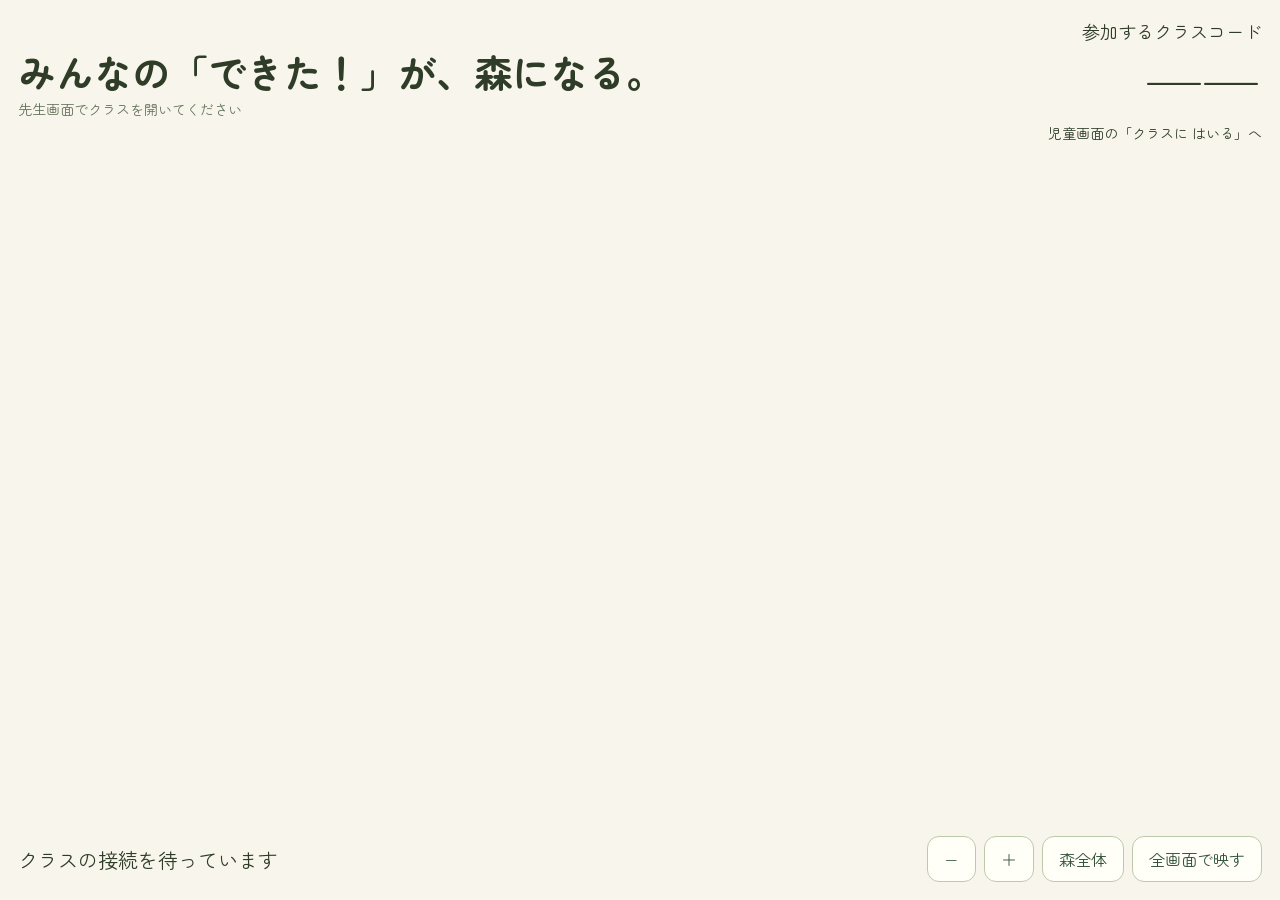
<file: class-forest.html>
<!doctype html><html lang="ja"><meta charset="utf-8"><meta name="viewport" content="width=device-width,initial-scale=1"><title>みんなの森 — 教室提示</title>
<link rel="stylesheet" href="style.css"><link rel="stylesheet" href="child-ui.css">
<style>body{margin:0;background:#f8f6ec}#presentation{height:100dvh;display:flex;flex-direction:column;gap:12px;padding:18px;background:#f8f6ec}header{display:flex;align-items:center;justify-content:space-between;gap:16px}h1{font-size:clamp(22px,3vw,40px);margin:0}.join{font-size:18px;text-align:right}.join strong{display:block;font-size:clamp(26px,4vw,54px);letter-spacing:.1em}.forest-viewport{position:relative;flex:1;min-height:200px;overflow:hidden;touch-action:none}.tools{display:flex;gap:8px;flex-wrap:wrap;align-items:center}button{padding:10px 16px;border:1px solid #bdcaaa;border-radius:12px;background:#fffef7;font:inherit;color:#34543a;cursor:pointer}#progressLabel{font-size:20px;flex:1}#status{font-size:14px;color:#65745b}.garden-flower{width:180px;height:180px}#presentation:fullscreen{width:100vw;height:100vh}.join small{font-size:14px}</style>
<main id="presentation"><header><div><h1>みんなの「できた！」が、森になる。</h1><div id="status" role="status">先生画面でクラスを開いてください</div></div><div class="join">参加するクラスコード<strong id="classCode">——</strong><small>児童画面の「クラスに はいる」へ</small></div></header><div id="forestViewport" class="forest-viewport"><div id="forestWorld" class="forest-world"><div id="layerTerrain" class="forest-layer forest-layer--terrain"></div><div id="layerAssets" class="forest-layer forest-layer--assets"></div><div id="layerAnimals" class="forest-layer forest-layer--animals"></div></div></div><div class="tools"><span id="progressLabel">クラスの接続を待っています</span><button id="zoomOut" aria-label="縮小">−</button><button id="zoomIn" aria-label="拡大">＋</button><button id="fit">森全体</button><button id="fullscreen">全画面で映す</button></div></main><script type="module" src="js/class-forest.js"></script></html>
</file>
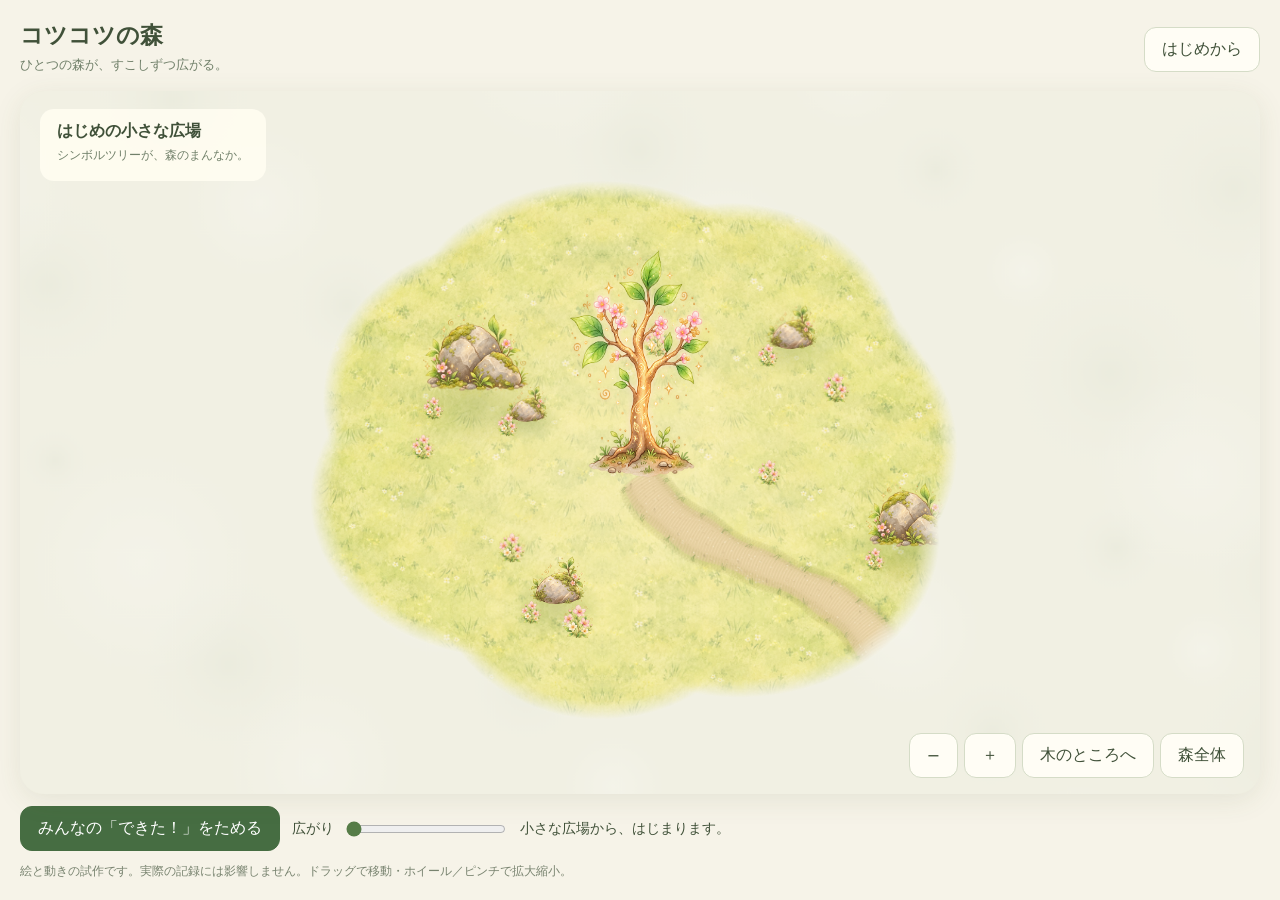
<file: forest-expansion-preview.html>
<!doctype html>
<html lang="ja">
<meta charset="utf-8">
<meta name="viewport" content="width=device-width,initial-scale=1">
<title>コツコツの森 — 広がる森の試作</title>
<style>
*{box-sizing:border-box}body{margin:0;background:#f6f3e8;color:#405139;font-family:system-ui,sans-serif}main{height:100dvh;display:flex;flex-direction:column;padding:20px;gap:12px;max-width:1600px;margin:auto}header{display:flex;align-items:center;justify-content:space-between;gap:16px}h1{font-size:23px;margin:0}p{margin:5px 0;font-size:13px;color:#71806a}button{font:inherit;color:inherit;background:#fffdf5;border:1px solid #d5dcc7;border-radius:12px;padding:11px 17px;cursor:pointer}button:focus-visible,input:focus-visible{outline:3px solid #527b43;outline-offset:3px}button.primary{background:#466d42;color:white;border-color:#466d42}button:disabled{opacity:.45;cursor:default}.view{position:relative;flex:1;min-height:220px;border-radius:24px;overflow:hidden;background:#f0f0df;box-shadow:0 6px 28px #4b66351a}canvas{width:100%;height:100%;display:block;touch-action:none;cursor:grab}canvas:active{cursor:grabbing}.caption{position:absolute;left:20px;top:18px;background:#fffdf1e8;padding:12px 17px;border-radius:14px;pointer-events:none}.caption strong{font-size:16px}.caption p{font-size:12px}.zoom{position:absolute;right:16px;bottom:16px;display:flex;gap:6px}.controls{display:flex;gap:12px;align-items:center;flex-wrap:wrap}.controls label{display:flex;gap:10px;align-items:center;font-size:14px}input{accent-color:#567c47;width:160px}#status{font-size:14px;flex:1;min-width:200px}small{font-size:12px;color:#78836f}@media(max-width:600px){main{padding:10px}header{align-items:start}h1{font-size:18px}.controls{gap:8px}.caption{left:12px;top:12px}.controls button{padding:10px}small{display:none}}
</style>
<main>
<header><div><h1>コツコツの森</h1><p>ひとつの森が、すこしずつ広がる。</p></div><button id="reset">はじめから</button></header>
<div class="view"><canvas id="forest" aria-label="ドラッグで移動、ピンチまたはホイールで拡大縮小できる森。下のボタンで成長を試せます。"></canvas><div class="caption"><strong id="stage">はじめの小さな広場</strong><p>シンボルツリーが、森のまんなか。</p></div><div class="zoom"><button id="out" aria-label="縮小">−</button><button id="in" aria-label="拡大">＋</button><button id="home">木のところへ</button><button id="fit">森全体</button></div></div>
<div class="controls"><button id="grow" class="primary">みんなの「できた！」をためる</button><label>広がり <input id="progress" type="range" min="0" max="100" value="0" aria-label="森の広がりを試す"></label><span id="status" role="status">小さな広場から、はじまります。</span></div>
<small>絵と動きの試作です。実際の記録には影響しません。ドラッグで移動・ホイール／ピンチで拡大縮小。</small>
</main>
<script type="module" src="js/forest-expansion-preview.js"></script>
</html>
</file>
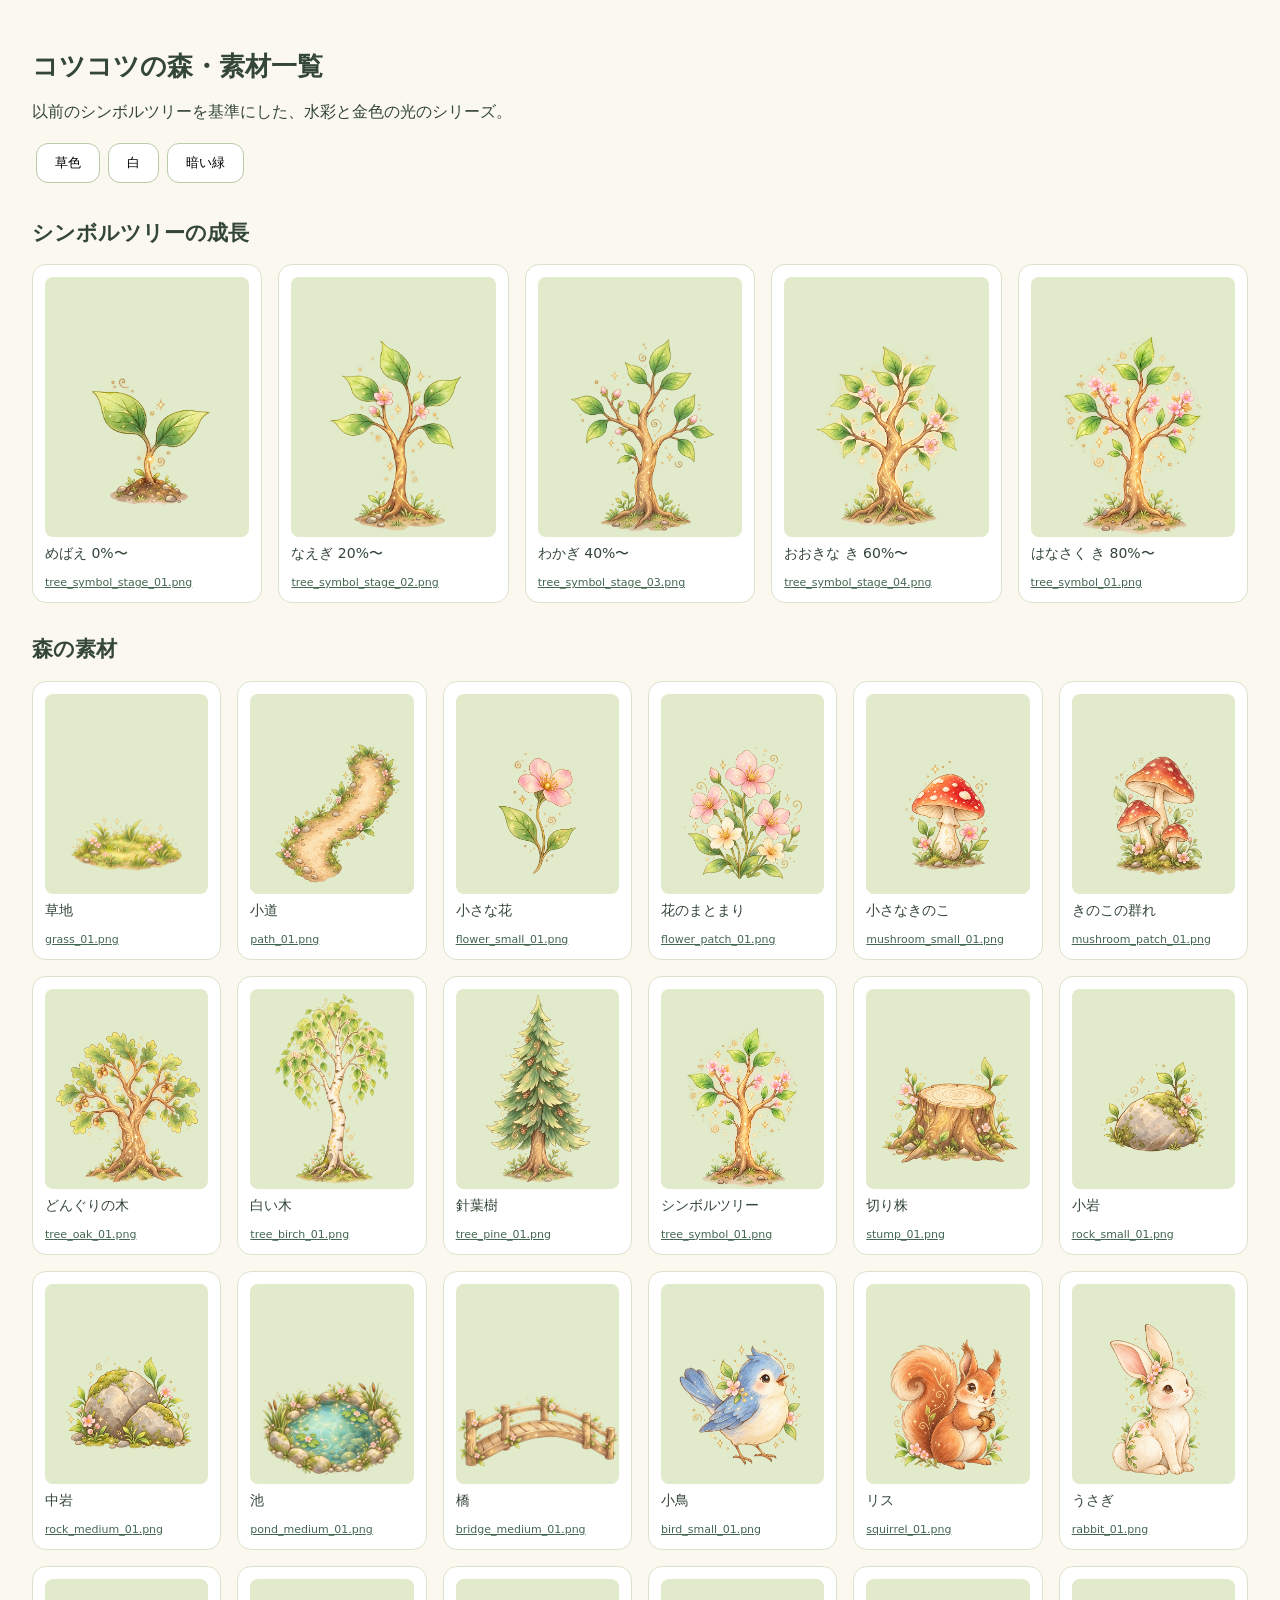
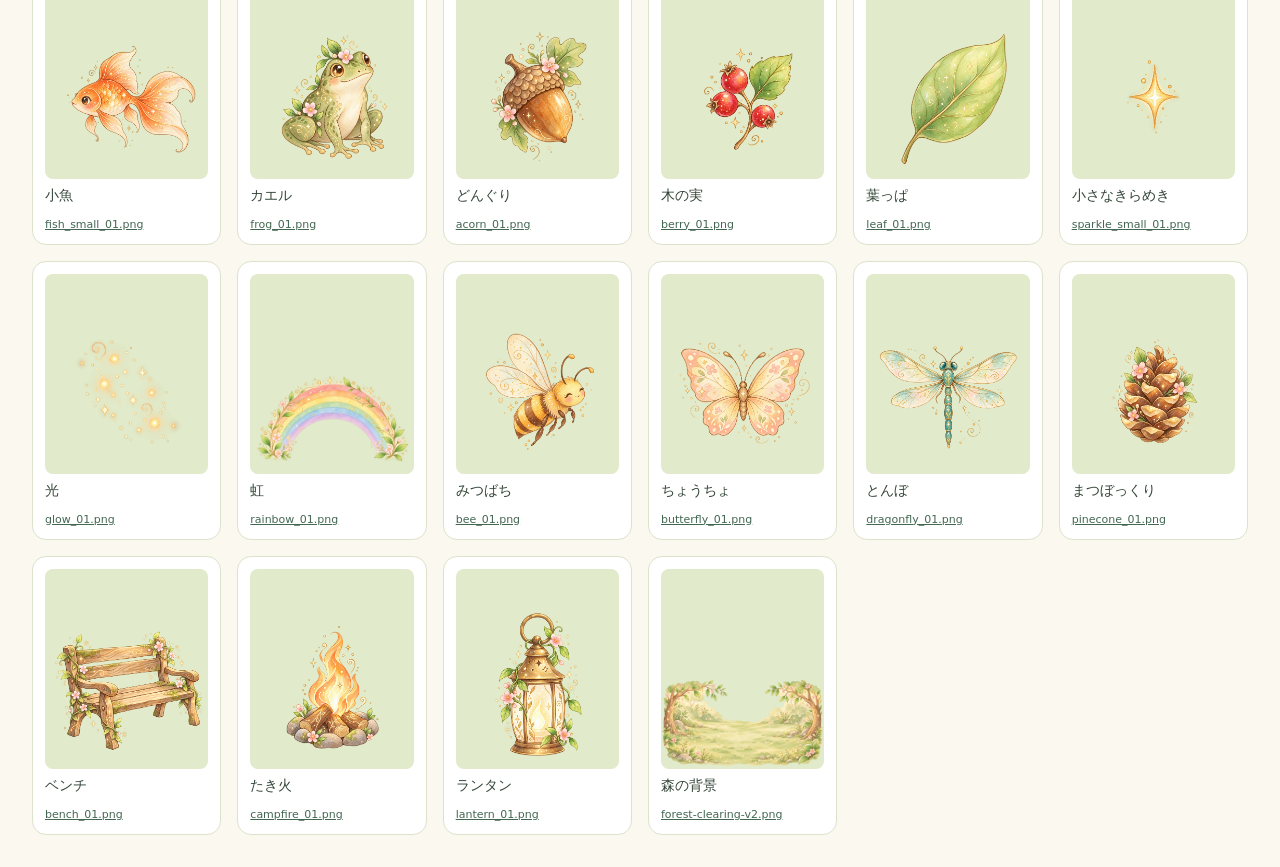
<file: docs/assets-preview.html>
<!doctype html>
<html lang="ja"><meta charset="utf-8"><meta name="viewport" content="width=device-width, initial-scale=1"><title>コツコツの森・素材一覧</title>
<style>body{margin:0;padding:32px;font:16px system-ui;color:#344638;background:#faf8ef}h1{font-size:26px}button{padding:10px 18px;margin:4px;border:1px solid #bbcaab;border-radius:12px;background:#fff;cursor:pointer}.grid{display:grid;grid-template-columns:repeat(auto-fit,minmax(170px,1fr));gap:16px}.card{padding:12px;border:1px solid #dce2cb;border-radius:14px;background:#fff}.picture{height:200px;display:flex;align-items:end;justify-content:center;background:var(--preview-bg,#e1eaca);border-radius:8px}.picture img{max-width:100%;max-height:100%;object-fit:contain}.stages .picture{height:260px}.card p{margin:8px 0;font-size:14px}.card a{font-size:11px;color:#436751;overflow-wrap:anywhere}h2{margin-top:32px;font-size:21px}</style>
<h1>コツコツの森・素材一覧</h1><p>以前のシンボルツリーを基準にした、水彩と金色の光のシリーズ。</p>
<div aria-label="確認用背景"><button data-bg="#e1eaca">草色</button><button data-bg="#fff">白</button><button data-bg="#26382f">暗い緑</button></div>
<h2>シンボルツリーの成長</h2><div id="stages" class="grid stages"></div>
<h2>森の素材</h2><div id="assets" class="grid"></div>
<script type="module">
import { TREE_GROWTH_STAGES } from '../js/tree-growth.js';
const card=(name,file,extra='')=>`<article class="card"><div class="picture"><img src="../assets/${file}" alt="${name}"></div><p>${name} ${extra}</p><a href="../assets/${file}" download>${file}</a></article>`;
document.querySelector('#stages').innerHTML=TREE_GROWTH_STAGES.map(s=>card(s.name,s.image,`${s.min}%〜`)).join('');
const data=await fetch('../data/assets.json').then(r=>r.json());
document.querySelector('#assets').innerHTML=data.assets.map(a=>card(a.name,a.image)).join('')+[['ベンチ','bench_01.png'],['たき火','campfire_01.png'],['ランタン','lantern_01.png'],['森の背景','forest-clearing-v2.png']].map(([n,f])=>card(n,f)).join('');
document.querySelectorAll('[data-bg]').forEach(b=>b.onclick=()=>document.body.style.setProperty('--preview-bg',b.dataset.bg));
</script></html>
</file>
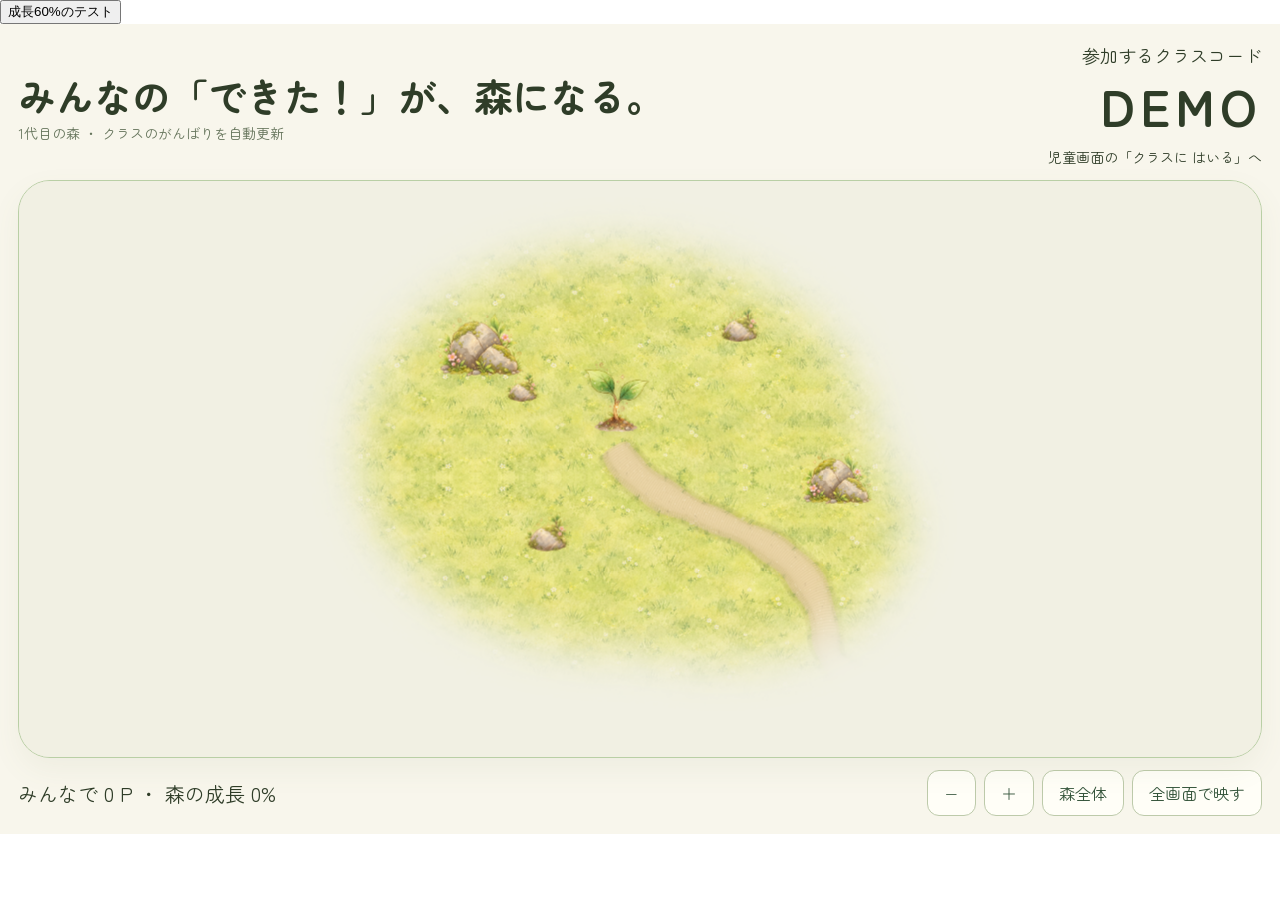
<file: tests/class-forest-preview.html>
<!doctype html><meta charset="utf-8"><title>提示画面のテスト用データ</title><style>body{margin:0}iframe{width:100%;height:90vh;border:0}</style><button id="grow">成長60%のテスト</button><iframe src="../class-forest.html" allow="fullscreen"></iframe><script>
const frame=document.querySelector('iframe');let points=0;
function send(){frame.contentWindow.postMessage({type:'class-forest',classCode:'DEMO',classData:{classInfo:{clearPoint:1000},forestState:{classPoints:points,forestGeneration:1}},placed:[]},location.origin);}
window.addEventListener('message',e=>{if(e.origin===location.origin&&e.source===frame.contentWindow&&e.data?.type==='class-forest-ready')send();});document.querySelector('button').onclick=()=>{points=600;send();};
</script>
</file>
<file: style.css>
@import url('https://fonts.googleapis.com/css2?family=Kiwi+Maru:wght@400;500&family=Zen+Maru+Gothic:wght@400;500;700;900&display=swap');

:root {
  --bg: #f5f8eb;
  --bg-deep: #e4eed2;
  --panel: rgba(255, 255, 255, 0.88);
  --panel-border: rgba(94, 130, 68, 0.22);
  --text: #2f3d28;
  --muted: #627555;
  --accent: #52965d;
  --accent-hover: #43834e;
  --accent-2: #8bc292;
  --accent-sun: #f0a33a;
  --accent-sky: #6cb2d1;
  --accent-berry: #e86370;
  --danger: #cf5858;
  --shadow-sm: 0 4px 10px rgba(50, 70, 36, 0.08);
  --shadow: 0 8px 24px rgba(45, 68, 30, 0.12);
  --shadow-lg: 0 14px 36px rgba(40, 65, 25, 0.16);
  --radius-sm: 10px;
  --radius: 16px;
  --radius-lg: 24px;
  --cell: 112px;
  --font-display: "Kiwi Maru", serif;
  --font-body: "Zen Maru Gothic", "Hiragino Maru Gothic ProN", sans-serif;
}

* { box-sizing: border-box; margin: 0; padding: 0; }
html, body { height: 100%; }
body {
  font-family: var(--font-body);
  color: var(--text);
  background: radial-gradient(circle at 50% 0%, #ffffff 0%, var(--bg) 50%, var(--bg-deep) 100%);
  user-select: none;
  overflow: hidden;
}

button, input, select, textarea {
  font-family: inherit;
}

.app-shell {
  height: 100vh;
  display: grid;
  grid-template-rows: auto 1fr;
  overflow: hidden;
}

/* ふりがな */
ruby rt {
  display: none;
  font-size: 0.55em;
  font-weight: 500;
  color: var(--muted);
}
#app.furigana-on ruby rt {
  display: ruby-text;
}

/* ヘッダー */
.topbar {
  display: flex;
  gap: 16px;
  align-items: center;
  justify-content: space-between;
  padding: 10px 18px;
  background: rgba(255, 255, 255, 0.85);
  backdrop-filter: blur(12px);
  border-bottom: 2px solid var(--panel-border);
  box-shadow: var(--shadow-sm);
  z-index: 20;
}

.brand {
  display: flex;
  align-items: center;
  gap: 10px;
}
.brand__icon {
  font-size: 26px;
  line-height: 1;
}
.brand__title {
  font-family: var(--font-display);
  font-size: 22px;
  font-weight: 500;
  color: #244229;
  letter-spacing: 0.03em;
  line-height: 1.1;
}
.brand__sub {
  font-size: 11px;
  color: var(--muted);
  font-weight: 500;
}

.topbar__stats {
  display: flex;
  align-items: center;
  gap: 14px;
}

.topbar__progress {
  display: flex;
  align-items: center;
  gap: 8px;
  background: rgba(255, 255, 255, 0.95);
  padding: 4px 12px;
  border-radius: 999px;
  border: 1.5px solid var(--panel-border);
  box-shadow: 0 2px 6px rgba(0,0,0,0.04);
}
.topbar__progress-label {
  font-size: 12px;
  color: var(--muted);
}
.topbar__progress-track {
  display: inline-block;
  width: 100px;
  height: 10px;
  background: #e3ebd2;
  border-radius: 999px;
  overflow: hidden;
}
.topbar__progress-fill {
  display: block;
  height: 100%;
  width: 0%;
  background: linear-gradient(90deg, #81c95b, #43a047);
  border-radius: 999px;
  transition: width 0.4s ease-out;
}

.stat-pill {
  background: rgba(255, 255, 255, 0.95);
  padding: 5px 12px;
  border-radius: 999px;
  border: 1.5px solid var(--panel-border);
  font-size: 13px;
  font-weight: 700;
  box-shadow: 0 2px 6px rgba(0,0,0,0.04);
}
.stat-pill strong {
  color: #2e592f;
  font-size: 15px;
}

.topbar__actions {
  display: flex;
  gap: 8px;
  align-items: center;
}

/* ボタン基本スタイル */
.btn {
  display: inline-flex;
  align-items: center;
  justify-content: center;
  padding: 8px 16px;
  border-radius: var(--radius-sm);
  font-size: 13px;
  font-weight: 700;
  cursor: pointer;
  border: 1.5px solid transparent;
  transition: all 0.15s ease;
  box-shadow: 0 2px 5px rgba(0,0,0,0.06);
}
.btn:active {
  transform: translateY(1px) scale(0.98);
}
.btn--accent {
  background: linear-gradient(180deg, #63aa6e 0%, #468c51 100%);
  color: #ffffff;
  border-color: #387842;
  text-shadow: 0 1px 2px rgba(0,0,0,0.15);
}
.btn--accent:hover {
  background: linear-gradient(180deg, #71b87c 0%, #4f9a5b 100%);
}
.btn--ghost {
  background: rgba(255, 255, 255, 0.85);
  color: var(--text);
  border-color: var(--panel-border);
}
.btn--ghost:hover {
  background: #ffffff;
  border-color: var(--accent);
}
.btn--small {
  padding: 5px 10px;
  font-size: 12px;
}

.link-quiet {
  font-size: 12px;
  color: var(--muted);
  text-decoration: none;
  padding: 4px 8px;
  border-radius: var(--radius-sm);
  transition: color 0.15s;
}
.link-quiet:hover {
  color: var(--text);
  background: rgba(255,255,255,0.6);
}

/* メインレイアウト（左サイドバー + 広々とした森ステージ） */
.main-layout {
  display: grid;
  grid-template-columns: 310px minmax(0, 1fr);
  gap: 12px;
  padding: 12px;
  min-height: 0;
}

.sidebar {
  display: flex;
  flex-direction: column;
  gap: 12px;
  overflow-y: auto;
  min-height: 0;
}

/* パネル（絵本風カード） */
.panel {
  background: var(--panel);
  border: 2px solid var(--panel-border);
  border-radius: var(--radius);
  padding: 14px;
  box-shadow: var(--shadow);
  backdrop-filter: blur(8px);
}
.panel-header h2 {
  font-family: var(--font-display);
  font-size: 16px;
  font-weight: 500;
  color: #27422b;
  margin-bottom: 10px;
  display: flex;
  align-items: center;
  gap: 6px;
}

/* かんたん目標スタンプ */
.goal-presets {
  margin-bottom: 10px;
  background: rgba(240, 248, 230, 0.7);
  padding: 8px 10px;
  border-radius: var(--radius-sm);
  border: 1px dashed var(--panel-border);
}
.goal-presets__title {
  font-size: 11px;
  font-weight: 700;
  color: var(--muted);
  display: block;
  margin-bottom: 6px;
}
.goal-presets__list {
  display: flex;
  flex-wrap: wrap;
  gap: 6px;
}
.goal-preset-btn {
  background: #ffffff;
  border: 1.5px solid var(--panel-border);
  border-radius: 999px;
  padding: 4px 10px;
  font-size: 12px;
  font-weight: 700;
  color: #2e4d29;
  cursor: pointer;
  transition: all 0.15s ease;
  box-shadow: 0 1px 3px rgba(0,0,0,0.05);
}
.goal-preset-btn:hover {
  background: #eaf4dc;
  border-color: var(--accent);
  transform: translateY(-1px);
}

/* ----------------------------------------------------
   今日のがんばりヒーロー & 目標カード & ドット
   ---------------------------------------------------- */
.goal-today-hero {
  display: flex;
  align-items: center;
  gap: 12px;
  background: linear-gradient(135deg, #f3fbeb 0%, #e5f6d6 100%);
  border: 2px solid #b7e39a;
  border-radius: var(--radius-md, 14px);
  padding: 10px 14px;
  margin-bottom: 12px;
  box-shadow: 0 2px 8px rgba(70, 130, 40, 0.08);
}
.goal-today-hero--all-done {
  background: linear-gradient(135deg, #fff9e6 0%, #fef0c7 100%);
  border-color: #fcd34d;
  box-shadow: 0 4px 12px rgba(245, 158, 11, 0.18);
  animation: heroPulse 2.5s infinite ease-in-out;
}
@keyframes heroPulse {
  0%, 100% { transform: scale(1); }
  50% { transform: scale(1.02); }
}
.goal-today-hero__ring {
  width: 44px;
  height: 44px;
  border-radius: 50%;
  background: conic-gradient(#56b847 calc(var(--pct, 0%) * 1%), #d0ebd0 0);
  display: flex;
  align-items: center;
  justify-content: center;
  flex-shrink: 0;
  box-shadow: 0 2px 5px rgba(0,0,0,0.1);
  position: relative;
}
.goal-today-hero__ring::before {
  content: '';
  position: absolute;
  inset: 4px;
  background: #ffffff;
  border-radius: 50%;
}
.goal-today-hero__pct {
  position: relative;
  font-size: 13px;
  font-weight: 900;
  color: #275624;
}
.goal-today-hero__text {
  flex: 1;
  min-width: 0;
}
.goal-today-hero__label {
  font-size: 11px;
  font-weight: 700;
  color: #4f7842;
  line-height: 1.2;
}
.goal-today-hero__sub {
  font-size: 13px;
  font-weight: 800;
  color: #1e3a1b;
}
.goal-today-hero__sub strong {
  font-size: 16px;
  color: #e65100;
}
.goal-today-hero__sub--done {
  color: #d97706;
  font-size: 14px;
}
.goal-today-hero__sub--last strong {
  color: #e11d48;
}
.goal-today-hero__pending {
  display: inline-block;
  font-size: 11px;
  font-weight: 700;
  color: #92400e;
  background: #fef3c7;
  padding: 1px 6px;
  border-radius: 999px;
  margin-left: 6px;
}

/* 目標カード */
.goal-card {
  background: #ffffff;
  border: 1.5px solid #d2e4c8;
  border-radius: var(--radius-md, 12px);
  padding: 10px 12px;
  margin-bottom: 10px;
  box-shadow: 0 2px 6px rgba(0, 0, 0, 0.04);
  transition: transform 0.2s cubic-bezier(0.34, 1.56, 0.64, 1), box-shadow 0.2s ease, border-color 0.2s ease;
  display: flex;
  flex-direction: column;
  gap: 8px;
}
.goal-card:hover {
  border-color: #8ac97a;
  transform: translateY(-1px);
  box-shadow: 0 4px 10px rgba(0, 0, 0, 0.07);
}
.goal-card--full {
  background: linear-gradient(180deg, #fafff7 0%, #f1faea 100%);
  border-color: #a3e08f;
}
.goal-card--celebrate {
  animation: cardCelebrate 0.5s cubic-bezier(0.34, 1.56, 0.64, 1);
}
@keyframes cardCelebrate {
  0% { transform: scale(1); }
  40% { transform: scale(1.05) translateY(-3px); }
  100% { transform: scale(1); }
}

.goal-card__header {
  display: flex;
  align-items: center;
  justify-content: space-between;
  gap: 8px;
}
.goal-card__title {
  font-size: 14px;
  font-weight: 800;
  color: #243d20;
  line-height: 1.3;
  flex: 1;
}
.goal-card__remove-btn {
  font-size: 11px;
  padding: 2px 8px;
  color: #889982;
  border-color: transparent;
}
.goal-card__remove-btn:hover {
  color: #e11d48;
  background: #ffe4e6;
  border-color: #fecdd3;
}

.goal-card__body {
  display: flex;
  align-items: center;
  justify-content: space-between;
  gap: 8px;
}
.goal-card__meta {
  font-size: 12px;
  font-weight: 700;
  color: #5c7554;
}

/* 目標ドット（○●） */
.goal-dots {
  display: inline-flex;
  align-items: center;
  gap: 6px;
}
.goal-dot {
  width: 22px;
  height: 22px;
  border-radius: 50%;
  display: inline-flex;
  align-items: center;
  justify-content: center;
  font-size: 11px;
  font-weight: 900;
  transition: all 0.25s cubic-bezier(0.34, 1.56, 0.64, 1);
  box-sizing: border-box;
}
.goal-dot--empty {
  background: #f4f8f1;
  border: 2px dashed #b5cfab;
  color: transparent;
}
.goal-dot--pending {
  background: #fef3c7;
  border: 2px solid #f59e0b;
  color: #92400e;
  font-size: 10px;
  animation: pendingPulse 1.5s infinite ease-in-out;
}
@keyframes pendingPulse {
  0%, 100% { transform: scale(1); opacity: 0.8; }
  50% { transform: scale(1.1); opacity: 1; }
}
.goal-dot--done {
  background: linear-gradient(135deg, #4ade80 0%, #16a34a 100%);
  border: 2px solid #15803d;
  color: #ffffff;
  box-shadow: 0 2px 4px rgba(22, 163, 74, 0.35);
  animation: dotPop 0.4s cubic-bezier(0.34, 1.56, 0.64, 1) forwards;
}
@keyframes dotPop {
  0% { transform: scale(0.4); opacity: 0; }
  70% { transform: scale(1.25); }
  100% { transform: scale(1); opacity: 1; }
}

/* ボタン */
.btn--goal-action {
  width: 100%;
  font-size: 14px;
  font-weight: 800;
  padding: 8px 16px;
  border-radius: var(--radius-sm, 8px);
  background: linear-gradient(180deg, #48bb78 0%, #2f855a 100%);
  color: #ffffff;
  border: none;
  box-shadow: 0 3px 0 #22543d, 0 4px 8px rgba(0,0,0,0.15);
  cursor: pointer;
  display: flex;
  align-items: center;
  justify-content: center;
  gap: 6px;
  transition: all 0.1s ease;
}
.btn--goal-action:hover:not(:disabled) {
  background: linear-gradient(180deg, #56cf88 0%, #38a169 100%);
  transform: translateY(-1px);
  box-shadow: 0 4px 0 #22543d, 0 6px 12px rgba(0,0,0,0.18);
}
.btn--goal-action:active:not(:disabled) {
  transform: translateY(2px);
  box-shadow: 0 1px 0 #22543d, 0 2px 4px rgba(0,0,0,0.12);
}
.btn--goal-action:disabled {
  cursor: default;
  transform: none;
}
.btn--goal-action.btn--done {
  background: linear-gradient(180deg, #edf7ed 0%, #dcf0dc 100%);
  color: #276727;
  border: 1.5px solid #a3d9a3;
  box-shadow: none;
  font-weight: 700;
}
.btn--goal-action.btn--pending {
  background: #fef3c7;
  color: #92400e;
  border: 1.5px solid #fcd34d;
  box-shadow: none;
  font-weight: 700;
}

/* ビューポート（森画面） */
.center-stage {
  position: relative;
  display: flex;
  flex-direction: column;
  min-height: 0;
}
.forest-viewport {
  position: relative;
  width: 100%;
  height: 100%;
  background: #bcdba0;
  border-radius: var(--radius-lg);
  border: 3px solid rgba(80, 115, 55, 0.25);
  box-shadow: inset 0 4px 20px rgba(0, 0, 0, 0.08), var(--shadow);
  overflow: hidden;
  cursor: grab;
}
.forest-viewport:active {
  cursor: grabbing;
}

.forest-world {
  position: absolute;
  top: 0;
  left: 0;
  transform-origin: 0 0;
  /* will-change は render.js が zoom に応じて動的に設定する。
     常時 GPU レイヤー化するとワールド全体(11200×8960)のテクスチャが
     必要になり、低ズーム時にGPU上限を超えて描画が壊れるため。 */
}
.forest-layer {
  position: absolute;
  top: 0;
  left: 0;
  width: 100%;
  height: 100%;
  pointer-events: none;
  contain: layout style paint;
}
.forest-layer--terrain { z-index: 1; }
.forest-layer--assets { z-index: 2; pointer-events: auto; }
.forest-layer--animals { z-index: 3; pointer-events: auto; }

/* 森のノードスプライト */
.forest-node {
  position: absolute;
  background-size: contain;
  background-position: center bottom;
  background-repeat: no-repeat;
  transition: transform 0.2s ease-out;
}
.forest-node:hover {
  filter: drop-shadow(0 4px 8px rgba(0,0,0,0.25));
}
.forest-node--animal {
  animation: animalBreathe 3s ease-in-out infinite;
}
@keyframes animalBreathe {
  0%, 100% { transform: scale(1); }
  50% { transform: scale(1.04) translateY(-2px); }
}

/* 配置中バナー（画面上部中央） */
.placing-banner {
  position: absolute;
  top: 14px;
  left: 50%;
  transform: translateX(-50%);
  background: rgba(255, 255, 255, 0.96);
  border: 2px solid #5aa864;
  border-radius: 999px;
  padding: 6px 16px;
  display: flex;
  align-items: center;
  gap: 12px;
  box-shadow: 0 4px 14px rgba(0,0,0,0.15);
  z-index: 40;
  animation: floatDown 0.3s cubic-bezier(0.175, 0.885, 0.32, 1.275);
}
.placing-banner__info {
  display: flex;
  align-items: center;
  gap: 8px;
  font-size: 13px;
  color: #244229;
}
.placing-banner__icon {
  font-size: 18px;
}
.placing-banner__text strong {
  color: #2e7d32;
}

/* フローティング 🎒 たね・もちもの ボタン (FAB) */
.item-drawer-fab {
  position: absolute;
  right: 18px;
  bottom: 18px;
  z-index: 30;
  display: flex;
  align-items: center;
  gap: 8px;
  background: linear-gradient(135deg, #fffae8 0%, #ffeaa7 100%);
  border: 2.5px solid #d4a342;
  color: #5c3c0d;
  padding: 10px 18px;
  border-radius: 999px;
  font-weight: 800;
  font-size: 14px;
  box-shadow: 0 6px 18px rgba(92, 60, 13, 0.22);
  cursor: pointer;
  transition: all 0.2s cubic-bezier(0.34, 1.56, 0.64, 1);
}
.item-drawer-fab:hover {
  transform: translateY(-3px) scale(1.04);
  box-shadow: 0 8px 22px rgba(92, 60, 13, 0.3);
  border-color: #ba831d;
  background: linear-gradient(135deg, #ffffff 0%, #ffefa8 100%);
}
.item-drawer-fab:active {
  transform: translateY(0) scale(0.96);
}
.item-drawer-fab__icon {
  font-size: 22px;
  line-height: 1;
}
.item-drawer-fab__badge {
  background: #e74c3c;
  color: #ffffff;
  font-size: 11px;
  padding: 2px 7px;
  border-radius: 999px;
  font-weight: 800;
}

/* たね・もちもの ドロワー（右スライドイン） */
.item-drawer-host {
  position: fixed;
  inset: 0;
  z-index: 100;
  display: flex;
  justify-content: flex-end;
}
.item-drawer-backdrop {
  position: absolute;
  inset: 0;
  background: rgba(20, 35, 20, 0.35);
  backdrop-filter: blur(2px);
  animation: fadeIn 0.2s ease-out;
}
@keyframes fadeIn {
  from { opacity: 0; }
  to { opacity: 1; }
}

.item-drawer {
  position: relative;
  width: 360px;
  max-width: 92vw;
  height: 100%;
  background: #fdfbf7;
  border-left: 3px solid var(--panel-border);
  box-shadow: -8px 0 28px rgba(0, 0, 0, 0.18);
  display: flex;
  flex-direction: column;
  z-index: 2;
  animation: slideInRight 0.28s cubic-bezier(0.16, 1, 0.3, 1);
  padding: 16px 16px 20px;
}
@keyframes slideInRight {
  from { transform: translateX(100%); }
  to { transform: translateX(0); }
}

.item-drawer__header {
  display: flex;
  align-items: center;
  justify-content: space-between;
  padding-bottom: 10px;
  border-bottom: 2px solid var(--panel-border);
}
.item-drawer__title {
  display: flex;
  align-items: center;
  gap: 8px;
}
.item-drawer__title-icon {
  font-size: 22px;
}
.item-drawer__title h3 {
  margin: 0;
  font-size: 17px;
  color: #244229;
  font-weight: 800;
}
.item-drawer__header-actions {
  display: flex;
  align-items: center;
  gap: 10px;
}
.stat-pill--small {
  padding: 3px 9px;
  font-size: 12px;
}
.item-drawer__close {
  background: #f0ebe1;
  border: 1.5px solid var(--panel-border);
  border-radius: 50%;
  width: 30px;
  height: 30px;
  display: flex;
  align-items: center;
  justify-content: center;
  font-size: 18px;
  color: var(--muted);
  cursor: pointer;
  transition: all 0.15s;
}
.item-drawer__close:hover {
  background: #e2dacd;
  color: var(--text);
  transform: scale(1.08);
}

.item-drawer__guide {
  font-size: 12px;
  color: #5c6e54;
  margin: 10px 0 8px;
  background: #eff7ed;
  border: 1px solid #c9e2c4;
  border-radius: var(--radius-sm);
  padding: 6px 10px;
}

/* ドロワー内 カテゴリタブ */
.drawer-category-tabs {
  display: flex;
  gap: 6px;
  margin-bottom: 12px;
  overflow-x: auto;
  padding-bottom: 4px;
}
.drawer-category-tab {
  padding: 5px 12px;
  font-size: 12px;
  font-weight: 700;
  border-radius: 999px;
  border: 1.5px solid var(--panel-border);
  background: #ffffff;
  color: var(--text);
  cursor: pointer;
  white-space: nowrap;
  transition: all 0.15s;
}
.drawer-category-tab:hover {
  border-color: var(--accent);
  background: #f4faf2;
}
.drawer-category-tab.is-active {
  background: #468c51;
  color: #ffffff;
  border-color: #387842;
}

/* ドロワー内 アイテムグリッド */
.drawer-item-list {
  flex: 1;
  overflow-y: auto;
  display: grid;
  grid-template-columns: repeat(2, 1fr);
  gap: 10px;
  padding-right: 2px;
}
.drawer-item-card {
  background: #ffffff;
  border: 2px solid var(--panel-border);
  border-radius: var(--radius-sm);
  padding: 10px;
  display: flex;
  flex-direction: column;
  align-items: center;
  text-align: center;
  position: relative;
  cursor: grab;
  user-select: none;
  touch-action: none;
  box-shadow: var(--shadow-sm);
  transition: all 0.15s cubic-bezier(0.34, 1.56, 0.64, 1);
}
.drawer-item-card:hover {
  transform: translateY(-2px);
  border-color: #63aa6e;
  box-shadow: 0 4px 10px rgba(0,0,0,0.08);
}
.drawer-item-card:active {
  cursor: grabbing;
}
.drawer-item-card.is-placing {
  border-color: #468c51;
  background: #eff9ee;
  box-shadow: 0 0 0 2px #63aa6e;
}
.drawer-item-card.is-locked {
  opacity: 0.55;
  filter: grayscale(0.7);
  cursor: not-allowed;
  background: #f8f6f0;
}

.drawer-item-card__icon {
  width: 56px;
  height: 56px;
  background-size: contain;
  background-position: center;
  background-repeat: no-repeat;
  margin-bottom: 6px;
  transition: transform 0.15s;
}
.drawer-item-card:hover .drawer-item-card__icon {
  transform: scale(1.08);
}
.drawer-item-card__name {
  font-size: 12px;
  font-weight: 700;
  color: #2f442b;
  margin-bottom: 4px;
  line-height: 1.2;
}
.drawer-item-card__meta {
  display: flex;
  align-items: center;
  gap: 4px;
  font-size: 11px;
  font-weight: 700;
}
.drawer-item-card__qty {
  position: absolute;
  top: 6px;
  right: 6px;
  background: #468c51;
  color: #ffffff;
  font-size: 11px;
  font-weight: 800;
  padding: 1px 6px;
  border-radius: 999px;
  box-shadow: 0 2px 4px rgba(0,0,0,0.15);
}
.drawer-item-card__price {
  color: #b37400;
}
.drawer-item-card__price.is-free {
  color: #2e7d32;
}
.drawer-item-card__lock-hint {
  font-size: 10px;
  color: var(--muted);
  margin-top: 2px;
}

/* ドラッグ中に指/マウスに追従するゴースト要素 */
.drag-ghost {
  position: fixed;
  pointer-events: none;
  z-index: 1000;
  width: 64px;
  height: 64px;
  transform: translate(-50%, -50%) scale(1.1);
  background-size: contain;
  background-position: center;
  background-repeat: no-repeat;
  filter: drop-shadow(0 8px 16px rgba(0,0,0,0.3));
  transition: transform 0.05s ease-out;
}

/* ドラッグ中に森ビューポートにホバーした時のハイライト */
.forest-viewport.is-drag-over {
  outline: 3px dashed #63aa6e;
  outline-offset: -4px;
}

/* ポップアップ・モーダル */
.placed-info-host {
  position: absolute;
  inset: 0;
  display: flex;
  align-items: center;
  justify-content: center;
  z-index: 50;
}
.placed-info-backdrop {
  position: absolute;
  inset: 0;
  background: rgba(30, 45, 20, 0.4);
  backdrop-filter: blur(4px);
}
.placed-info-card {
  position: relative;
  background: #ffffff;
  border: 3px solid var(--panel-border);
  border-radius: var(--radius-lg);
  padding: 24px;
  max-width: 420px;
  width: 90%;
  box-shadow: var(--shadow-lg);
  z-index: 2;
  text-align: center;
}
.placed-info-card__close {
  position: absolute;
  top: 12px;
  right: 14px;
  background: none;
  border: none;
  font-size: 22px;
  cursor: pointer;
  color: var(--muted);
}

/* ありがとう受信カード */
.thanks-received-host {
  position: absolute;
  top: 20px;
  left: 50%;
  transform: translateX(-50%);
  z-index: 60;
  animation: floatDown 0.4s cubic-bezier(0.175, 0.885, 0.32, 1.275);
}
@keyframes floatDown {
  0% { opacity: 0; transform: translate(-50%, -30px); }
  100% { opacity: 1; transform: translate(-50%, 0); }
}
.thanks-received-card {
  background: #fff8f0;
  border: 3px solid #ffb3c1;
  border-radius: var(--radius-lg);
  padding: 16px 24px;
  box-shadow: var(--shadow-lg);
  text-align: center;
  display: flex;
  flex-direction: column;
  align-items: center;
  gap: 6px;
}
.thanks-received-card__heart {
  font-size: 32px;
  animation: pulseHeart 1.5s infinite;
}
@keyframes pulseHeart {
  0%, 100% { transform: scale(1); }
  50% { transform: scale(1.2); }
}
.thanks-received-card__title {
  font-family: var(--font-display);
  font-size: 16px;
  font-weight: 500;
  color: #c74d68;
}
.thanks-received-card__from {
  font-weight: 700;
  color: #384d28;
}
.thanks-received-card__msg {
  font-size: 13px;
  color: #637554;
  margin-bottom: 6px;
}

/* ズームコントロール（左下に配置して右下の🎒ボタンと分離） */
.viewport-controls {
  position: absolute;
  bottom: 18px;
  left: 18px;
  display: flex;
  gap: 6px;
  z-index: 20;
}
.icon-btn {
  width: 38px;
  height: 38px;
  border-radius: 999px;
  background: rgba(255, 255, 255, 0.95);
  border: 2px solid var(--panel-border);
  box-shadow: var(--shadow);
  display: flex;
  align-items: center;
  justify-content: center;
  font-size: 16px;
  cursor: pointer;
  transition: transform 0.15s;
}
.icon-btn:hover {
  transform: scale(1.08);
}
.icon-btn:active {
  transform: scale(0.95);
}

/* 先生画面用 */
.teacher-shell {
  min-height: 100vh;
  background: radial-gradient(circle at 50% 0%, #ffffff 0%, var(--bg) 60%, var(--bg-deep) 100%);
}
.teacher-layout {
  max-width: 960px;
  margin: 20px auto;
  padding: 0 16px;
  display: flex;
  flex-direction: column;
  gap: 16px;
}
.field-row {
  display: flex;
  flex-direction: column;
  gap: 6px;
  margin-bottom: 12px;
}
.field-row label {
  font-size: 13px;
  font-weight: 700;
  color: #364a30;
}
.field-row input, .field-row select {
  padding: 8px 12px;
  border-radius: var(--radius-sm);
  border: 1.5px solid var(--panel-border);
  font-size: 14px;
  background: #ffffff;
}

/* トースト */
.toast-host {
  position: fixed;
  bottom: 24px;
  left: 50%;
  transform: translateX(-50%);
  display: flex;
  flex-direction: column;
  gap: 8px;
  z-index: 100;
  pointer-events: none;
}
.toast {
  background: rgba(36, 56, 28, 0.92);
  color: #ffffff;
  padding: 10px 20px;
  border-radius: 999px;
  font-size: 13px;
  font-weight: 700;
  box-shadow: var(--shadow-lg);
  backdrop-filter: blur(6px);
  animation: toastPop 0.3s cubic-bezier(0.175, 0.885, 0.32, 1.275);
}
@keyframes toastPop {
  0% { transform: translateY(15px) scale(0.9); opacity: 0; }
  100% { transform: translateY(0) scale(1); opacity: 1; }
}

/* 動物タップ時のジャンプアニメーション */
.animal-hop {
  animation: animalHop 0.5s cubic-bezier(0.175, 0.885, 0.32, 1.275) !important;
}
@keyframes animalHop {
  0% { transform: scale(1) translateY(0); }
  50% { transform: scale(1.15) translateY(-18px); }
  100% { transform: scale(1) translateY(0); }
}

/* 季節オーバーレイ演出 */
.season-overlay {
  position: absolute;
  inset: 0;
  pointer-events: none;
  z-index: 5;
  transition: background 1s ease;
}
.season-overlay[data-season="spring"] {
  background: radial-gradient(circle, rgba(255, 230, 240, 0.15) 0%, rgba(255, 200, 220, 0.05) 100%);
}
.season-overlay[data-season="summer"] {
  background: radial-gradient(circle, rgba(255, 255, 200, 0.12) 0%, rgba(180, 240, 255, 0.05) 100%);
}
.season-overlay[data-season="autumn"] {
  background: radial-gradient(circle, rgba(255, 220, 180, 0.18) 0%, rgba(240, 180, 120, 0.08) 100%);
}
.season-overlay[data-season="winter"] {
  background: radial-gradient(circle, rgba(230, 245, 255, 0.25) 0%, rgba(200, 230, 255, 0.12) 100%);
}

/* バッジパネル */
.badge-panel {
  display: grid;
  grid-template-columns: repeat(auto-fill, minmax(68px, 1fr));
  gap: 8px;
}
.badge-card {
  background: #ffffff;
  border: 1.5px solid var(--panel-border);
  border-radius: var(--radius-sm);
  padding: 8px 4px;
  text-align: center;
  box-shadow: var(--shadow-sm);
  transition: transform 0.15s;
}
.badge-card:hover {
  transform: translateY(-2px);
  border-color: var(--accent);
}
.badge-card.is-locked {
  opacity: 0.45;
  filter: grayscale(0.8);
}
.badge-card__icon {
  font-size: 24px;
  margin-bottom: 4px;
}
.badge-card__name {
  font-size: 11px;
  font-weight: 700;
  color: #2f442b;
  line-height: 1.2;
}

/* クラスのちからパネル */
.class-power-panel {
  display: flex;
  flex-direction: column;
  gap: 10px;
}
.class-power-card {
  background: #ffffff;
  border: 1.5px solid var(--panel-border);
  border-radius: var(--radius-sm);
  padding: 12px;
  box-shadow: var(--shadow-sm);
}
.class-power-stat {
  display: flex;
  justify-content: space-between;
  align-items: center;
  font-size: 13px;
  font-weight: 700;
}
.class-power-stat strong {
  font-size: 16px;
  color: #2e592f;
}

/* お祝いパーティクル */
.celebrate-particle {
  position: fixed;
  pointer-events: none;
  font-weight: 900;
  z-index: 10000;
  transform: translate(-50%, -50%);
  animation: celebrateFloat 1.1s cubic-bezier(0.1, 0.8, 0.3, 1) forwards;
  will-change: transform, opacity;
  user-select: none;
}
.celebrate-particle--points {
  color: #f59e0b;
  font-size: 24px;
  text-shadow: 0 2px 8px rgba(0, 0, 0, 0.3), 0 0 12px rgba(245, 158, 11, 0.6);
}
.celebrate-particle--emoji {
  font-size: 22px;
  filter: drop-shadow(0 2px 6px rgba(0, 0, 0, 0.25));
}
@keyframes celebrateFloat {
  0% {
    opacity: 0;
    transform: translate(-50%, -50%) scale(0.3);
  }
  25% {
    opacity: 1;
    transform: translate(-50%, -50%) scale(1.3);
  }
  75% {
    opacity: 1;
    transform: translate(-50%, -85px) scale(1.1);
  }
  100% {
    opacity: 0;
    transform: translate(-50%, -130px) scale(0.8);
  }
}

/* 数値変化時のポップアニメーション */
.stat-pop {
  animation: statPop 0.35s cubic-bezier(0.34, 1.56, 0.64, 1) !important;
}
@keyframes statPop {
  0% { transform: scale(1); }
  50% { transform: scale(1.35); color: #f59e0b; text-shadow: 0 0 8px rgba(245, 158, 11, 0.5); }
  100% { transform: scale(1); }
}

/* トーストのスペシャル強調 */
.toast--complete-all {
  background: linear-gradient(135deg, #15803d 0%, #166534 100%) !important;
  color: #ffffff !important;
  font-size: 15px !important;
  font-weight: 800 !important;
  box-shadow: 0 6px 20px rgba(22, 101, 52, 0.4) !important;
  border: 2px solid #86efac !important;
  animation: completeAllToast 0.5s cubic-bezier(0.34, 1.56, 0.64, 1) !important;
}
@keyframes completeAllToast {
  0% { transform: translate(-50%, 20px) scale(0.8); opacity: 0; }
  100% { transform: translate(-50%, 0) scale(1); opacity: 1; }
}

/* ========================================================
   生きた森のアニメーション・アンビエント環境演出
   ======================================================== */

/* 森の進行度に応じたビューポートの環境光・色彩グラデーション */
.forest-viewport {
  transition: background 1.5s ease;
}
.forest-viewport[data-forest-stage="0"] { background: #c5dcaf; }
.forest-viewport[data-forest-stage="1"] { background: #b8dca2; }
.forest-viewport[data-forest-stage="2"] { background: #a8d793; }
.forest-viewport[data-forest-stage="3"] { background: #96cf7e; }
.forest-viewport[data-forest-stage="4"] { background: #85c86c; }

/* 木々のやさしい風のそよぎ */
.forest-node--tree {
  transform-origin: center bottom;
  animation: treeSway 6s ease-in-out infinite alternate;
}
.forest-node--tree:nth-child(2n) {
  animation-duration: 7.5s;
  animation-delay: -2s;
}
.forest-node--tree:nth-child(3n) {
  animation-duration: 5.5s;
  animation-delay: -3.5s;
}
@keyframes treeSway {
  0% { transform: rotate(0deg) skewX(0deg); }
  50% { transform: rotate(0.8deg) skewX(0.5deg); }
  100% { transform: rotate(-0.8deg) skewX(-0.5deg); }
}

/* 草花のそよぎ */
.forest-node--flower {
  transform-origin: center bottom;
  animation: flowerSway 4s ease-in-out infinite alternate;
}
.forest-node--flower:nth-child(2n) {
  animation-duration: 5s;
  animation-delay: -1.5s;
}
@keyframes flowerSway {
  0% { transform: rotate(0deg) scale(1); }
  50% { transform: rotate(2deg) scale(1.02); }
  100% { transform: rotate(-2deg) scale(0.98); }
}

/* 水面のきらめき・波紋効果 */
.forest-node--pond {
  animation: waterGlimmer 4s ease-in-out infinite alternate;
  filter: drop-shadow(0 2px 10px rgba(56, 161, 105, 0.25));
}
@keyframes waterGlimmer {
  0% { filter: brightness(1) drop-shadow(0 2px 8px rgba(49, 130, 206, 0.2)); }
  50% { filter: brightness(1.06) drop-shadow(0 4px 14px rgba(49, 130, 206, 0.4)); }
  100% { filter: brightness(0.98) drop-shadow(0 2px 8px rgba(49, 130, 206, 0.2)); }
}

/* 新しく出現・配置されたノードのぽんっ！ポップインアニメーション */
.forest-node.is-new-spawn {
  animation: popInSpawn 0.7s cubic-bezier(0.34, 1.56, 0.64, 1) forwards;
}
@keyframes popInSpawn {
  0% {
    opacity: 0;
    transform: scale(0.2) translateY(20px);
  }
  60% {
    opacity: 1;
    transform: scale(1.15) translateY(-6px);
  }
  100% {
    opacity: 1;
    transform: scale(1) translateY(0);
  }
}

/* 地形の動的アンロック */
.forest-node--terrain.is-locked {
  display: none !important;
}
.forest-node--terrain.is-unlocked {
  animation: terrainUnlock 0.9s cubic-bezier(0.2, 0.8, 0.3, 1) forwards;
}
@keyframes terrainUnlock {
  0% {
    opacity: 0;
    transform: scale(0.85);
    filter: brightness(1.4);
  }
  100% {
    opacity: 1;
    transform: scale(1);
    filter: brightness(1);
  }
}

/* ========================================================
   全画面イベント演出レイヤー (effectOverlay)
   ======================================================== */
.effect-overlay {
  position: absolute;
  inset: 0;
  pointer-events: none;
  z-index: 25;
  overflow: hidden;
}

/* 1. grow（新緑・植物の成長演出） */
.effect-overlay[data-effect="grow"]::before {
  content: '';
  position: absolute;
  inset: 0;
  background: radial-gradient(circle at 50% 60%, rgba(74, 222, 128, 0.45) 0%, rgba(34, 197, 94, 0.2) 40%, transparent 75%);
  animation: effectGrowPulse 1.8s ease-out forwards;
}
.effect-overlay[data-effect="grow"]::after {
  content: '🌱  🌿  ✨  🍃  🌱';
  position: absolute;
  left: 50%;
  top: 55%;
  transform: translate(-50%, -50%);
  font-size: 38px;
  letter-spacing: 24px;
  white-space: nowrap;
  animation: effectGrowFloat 1.8s cubic-bezier(0.2, 0.8, 0.3, 1) forwards;
  filter: drop-shadow(0 4px 10px rgba(0, 0, 0, 0.25));
}
@keyframes effectGrowPulse {
  0% { opacity: 0; transform: scale(0.5); }
  35% { opacity: 1; transform: scale(1.1); }
  100% { opacity: 0; transform: scale(1.35); }
}
@keyframes effectGrowFloat {
  0% { opacity: 0; transform: translate(-50%, 20px) scale(0.4); }
  40% { opacity: 1; transform: translate(-50%, -30px) scale(1.2); }
  100% { opacity: 0; transform: translate(-50%, -90px) scale(1); }
}

/* 2. sparkle（きらきら・スパークル演出） */
.effect-overlay[data-effect="sparkle"]::before {
  content: '';
  position: absolute;
  inset: 0;
  background: radial-gradient(circle at 50% 50%, rgba(253, 224, 71, 0.35) 0%, rgba(245, 158, 11, 0.15) 50%, transparent 75%);
  animation: effectSparkleFlash 1.7s ease-out forwards;
}
.effect-overlay[data-effect="sparkle"]::after {
  content: '✨  🌟  ⭐  ✨  🌟';
  position: absolute;
  left: 50%;
  top: 50%;
  transform: translate(-50%, -50%);
  font-size: 36px;
  letter-spacing: 22px;
  white-space: nowrap;
  animation: effectSparklePop 1.7s cubic-bezier(0.175, 0.885, 0.32, 1.275) forwards;
  filter: drop-shadow(0 0 12px rgba(250, 204, 21, 0.8));
}
@keyframes effectSparkleFlash {
  0% { opacity: 0; }
  30% { opacity: 1; }
  100% { opacity: 0; }
}
@keyframes effectSparklePop {
  0% { opacity: 0; transform: translate(-50%, -50%) scale(0.3) rotate(-10deg); }
  40% { opacity: 1; transform: translate(-50%, -50%) scale(1.25) rotate(5deg); }
  100% { opacity: 0; transform: translate(-50%, -70px) scale(1) rotate(15deg); }
}

/* 3. leaves（舞い散る木の葉・自然の息吹） */
.effect-overlay[data-effect="leaves"]::before {
  content: '🍃  🍂  🌿  🍃  🍂';
  position: absolute;
  left: 20%;
  top: 40%;
  font-size: 34px;
  letter-spacing: 35px;
  white-space: nowrap;
  animation: effectLeavesSweep 2.2s cubic-bezier(0.25, 1, 0.5, 1) forwards;
  filter: drop-shadow(0 4px 8px rgba(0, 0, 0, 0.2));
}
@keyframes effectLeavesSweep {
  0% { opacity: 0; transform: translate(-100px, 60px) rotate(-30deg) scale(0.6); }
  30% { opacity: 1; }
  100% { opacity: 0; transform: translate(300px, -120px) rotate(45deg) scale(1.1); }
}

/* 4. ripple（水辺・池の波紋演出） */
.effect-overlay[data-effect="ripple"]::before {
  content: '';
  position: absolute;
  left: 50%;
  top: 50%;
  width: 180px;
  height: 180px;
  border-radius: 50%;
  border: 4px solid rgba(56, 189, 248, 0.85);
  box-shadow: 0 0 25px rgba(56, 189, 248, 0.5);
  transform: translate(-50%, -50%) scale(0.2);
  animation: effectRippleRing 1.8s ease-out forwards;
}
.effect-overlay[data-effect="ripple"]::after {
  content: '💧  🐟  ✨  🌊';
  position: absolute;
  left: 50%;
  top: 50%;
  transform: translate(-50%, -50%);
  font-size: 34px;
  letter-spacing: 20px;
  white-space: nowrap;
  animation: effectGrowFloat 1.8s ease-out forwards;
}
@keyframes effectRippleRing {
  0% { opacity: 1; transform: translate(-50%, -50%) scale(0.2); }
  60% { opacity: 0.8; transform: translate(-50%, -50%) scale(2.2); border-width: 2px; }
  100% { opacity: 0; transform: translate(-50%, -50%) scale(3.5); border-width: 1px; }
}

/* 5. bounce（生き物の元気な登場演出） */
.effect-overlay[data-effect="bounce"]::after {
  content: '🐾  ✨  🎉  ✨  🐾';
  position: absolute;
  left: 50%;
  top: 50%;
  transform: translate(-50%, -50%);
  font-size: 36px;
  letter-spacing: 20px;
  white-space: nowrap;
  animation: effectBouncePop 1.7s cubic-bezier(0.34, 1.56, 0.64, 1) forwards;
  filter: drop-shadow(0 4px 10px rgba(0, 0, 0, 0.3));
}
@keyframes effectBouncePop {
  0% { opacity: 0; transform: translate(-50%, 40px) scale(0.4); }
  35% { opacity: 1; transform: translate(-50%, -40px) scale(1.3); }
  60% { transform: translate(-50%, -15px) scale(0.95); }
  80% { transform: translate(-50%, -25px) scale(1.05); }
  100% { opacity: 0; transform: translate(-50%, -80px) scale(0.9); }
}

/* 6. rainbow（七色の虹と祝福） */
.effect-overlay[data-effect="rainbow"]::before {
  content: '';
  position: absolute;
  top: 8%;
  left: 15%;
  right: 15%;
  height: 140px;
  border-top-left-radius: 200px;
  border-top-right-radius: 200px;
  border: 14px solid transparent;
  border-top-color: rgba(239, 68, 68, 0.7);
  box-shadow:
    inset 0 10px 0 rgba(249, 115, 22, 0.7),
    inset 0 20px 0 rgba(234, 179, 8, 0.7),
    inset 0 30px 0 rgba(34, 197, 94, 0.7),
    inset 0 40px 0 rgba(59, 130, 246, 0.7),
    inset 0 50px 0 rgba(168, 85, 247, 0.7);
  filter: blur(2px) drop-shadow(0 0 16px rgba(255, 255, 255, 0.8));
  animation: effectRainbowArch 2.4s cubic-bezier(0.2, 0.8, 0.3, 1) forwards;
}
.effect-overlay[data-effect="rainbow"]::after {
  content: '🌈  ✨  🎊  ✨  🌈';
  position: absolute;
  left: 50%;
  top: 50%;
  transform: translate(-50%, -50%);
  font-size: 40px;
  letter-spacing: 24px;
  white-space: nowrap;
  animation: effectSparklePop 2.4s ease-out forwards;
  filter: drop-shadow(0 4px 12px rgba(0, 0, 0, 0.3));
}
@keyframes effectRainbowArch {
  0% { opacity: 0; transform: scaleY(0.2) translateY(50px); }
  35% { opacity: 1; transform: scaleY(1) translateY(0); }
  85% { opacity: 1; }
  100% { opacity: 0; transform: translateY(-20px); }
}

/* 7. sunbeams（奇跡の木漏れ日・光線） */
.effect-overlay[data-effect="sunbeams"]::before {
  content: '';
  position: absolute;
  inset: -20%;
  background: repeating-linear-gradient(
    -35deg,
    rgba(254, 240, 138, 0.32) 0px,
    rgba(254, 240, 138, 0.32) 40px,
    transparent 40px,
    transparent 90px
  );
  filter: blur(12px);
  animation: effectSunbeamsShift 2.2s ease-out forwards;
}
.effect-overlay[data-effect="sunbeams"]::after {
  content: '☀️  ✨  🕊️  ✨  🌟';
  position: absolute;
  left: 50%;
  top: 45%;
  transform: translate(-50%, -50%);
  font-size: 38px;
  letter-spacing: 24px;
  white-space: nowrap;
  animation: effectGrowFloat 2.2s ease-out forwards;
  filter: drop-shadow(0 0 16px rgba(253, 224, 71, 0.9));
}
@keyframes effectSunbeamsShift {
  0% { opacity: 0; transform: translateY(-40px) scale(0.9); }
  40% { opacity: 1; transform: translateY(0) scale(1); }
  100% { opacity: 0; transform: translateY(30px) scale(1.05); }
}

/* 8. fadeIn / 基本フラッシュ */
.effect-overlay[data-effect="fadeIn"]::before {
  content: '';
  position: absolute;
  inset: 0;
  background: radial-gradient(circle, rgba(255, 255, 255, 0.5) 0%, transparent 70%);
  animation: effectFadeInFlash 1.5s ease-out forwards;
}
@keyframes effectFadeInFlash {
  0% { opacity: 0; }
  40% { opacity: 1; }
  100% { opacity: 0; }
}
</file>
<file: child-ui.css>
/* The child's daily flow: one goal, one action, a visible shared garden. */
body { background: #f7f4e9; }
.app-shell { height: 100dvh; grid-template-rows: auto minmax(0,1fr); }
.topbar { min-height: 78px; padding: 12px 26px; background: #fffdf6; border-bottom: 1px solid #e6e3d3; gap: 20px; }
.brand { flex-shrink: 0; }
.brand__title { white-space: nowrap; font-size: 24px; }
.brand__sub { font-size: 12px; margin-top: 6px; }
.brand__icon { width: 48px; height: 48px; border-radius: 16px; display:grid; place-items:center; background:#e9efd9; }
.topbar__stats { margin-left:auto; }
.topbar__stats .stat-pill, .topbar__progress { display:none; }
.child-settings { position:relative; flex-shrink:0; font-size:13px; }
.child-settings > summary { cursor:pointer; padding:14px; border-radius:14px; border:1px solid #d9dfce; list-style:none; }
.child-settings[open] { z-index:100; }
.child-settings .topbar__actions { position:absolute; top:55px; right:0; width:300px; padding:18px; background:#fffdf6; box-shadow:0 12px 40px #27392326; border-radius:18px; display:grid; grid-template-columns:1fr 1fr; }
.child-settings #classConnectBar { position:absolute; right:0; top:290px; width:300px; flex-direction:column; padding:16px; background:#fffdf6; box-shadow:0 12px 40px #27392326; }
.class-connect-bar__form { display:grid; gap:10px; width:100%; }
.class-connect-bar input { width:100%; min-height:48px; padding:10px; }
#simpleModeToggle { display:none; }
.main-layout { grid-template-columns:300px minmax(0,1fr); padding:24px; gap:24px; }
.sidebar { gap:18px; }
.child-nav { display:grid; grid-template-columns:repeat(3,1fr); gap:6px; }
.child-nav button { border:0; background:transparent; border-radius:14px; padding:12px 3px; color:#53644c; font-size:14px; font-weight:700; min-height:58px; cursor:pointer; }
.child-nav button.is-active { color:#285d3a; background:#e1ead3; box-shadow:inset 0 -3px #b9caa6; }
.sidebar .panel[data-tab] { display:none; }
.sidebar .panel[data-tab].is-active-tab { display:block; }
.panel { border:1px solid #e3e3d1; background:#fffdf7; box-shadow:0 6px 24px #5f69400a; padding:20px; border-radius:24px; }
.panel h2 { font-size:23px; margin-bottom:14px; }
.goal-presets { background:transparent; padding:0; border:0; margin-bottom:18px; }
.goal-presets__title { display:none; }
.goal-presets__list { display:flex; flex-wrap:wrap; gap:8px; }
.goal-preset-btn { min-height:48px; padding:10px 12px; font-size:15px; background:#f4f1e4; border:1px solid #e4dfca; border-radius:14px; cursor:pointer; }
.goal-card { padding:16px; border-radius:20px; border:2px solid #d5e2bd; margin-bottom:16px; box-shadow:0 5px 0 #e8eadb; }
.goal-card__header { display:block; }
.goal-card__title { font-size:21px; line-height:1.65; }
.goal-picture { display:block; width:54px; height:54px; background:#eef1db; border-radius:17px; text-align:center; font-size:30px; margin-bottom:10px; }
.goal-card__remove-btn { font-size:12px; min-height:36px; background:transparent; padding:5px 8px; margin-top:8px; }
.goal-card__meta { display:none; }
.btn--goal-action { min-height:64px; width:100%; font-size:24px; border-radius:18px; background:#427b4c; border:2px solid #31683e; box-shadow:0 5px #285d34; }
.btn--goal-action.btn--pending,.btn--goal-action.btn--done { font-size:18px; box-shadow:none; }
.goal-today-hero { padding:14px; margin-bottom:18px; background:#f1f4e4; border:none; }
.goal-today-hero__ring { background:conic-gradient(#619458 var(--pct,0%),#dae4c7 0); width:60px; height:60px; }
.goal-today-hero__sub { font-size:20px; }
.goal-edit { padding-top:15px; font-size:14px; }
.goal-edit summary { cursor:pointer; min-height:44px; padding:10px 0; }
.goal-form { display:grid; gap:10px; }
.goal-form input,.goal-form select { min-width:0; width:100%; min-height:48px; border:1px solid #becba8; border-radius:10px; padding:10px; font-size:16px; background:#fff; }
.goal-form .btn { min-height:48px; font-size:16px; }
.muted { font-size:16px; line-height:1.8; }
.center-stage { display:flex; flex-direction:column; min-width:0; gap:16px; }
.garden-heading { display:flex; justify-content:space-between; align-items:center; gap:12px; }
.garden-heading h1 { font-size:25px; line-height:1.5; font-weight:700; margin:3px 0 0; letter-spacing:.035em; }
#gardenMode { font-size:13px; color:#658258; font-weight:700; }
.garden-day { font-size:13px; white-space:nowrap; color:#65765b; }
.forest-viewport { flex:1; min-height:260px; border:1px solid #b9cfa5; border-radius:32px; background:radial-gradient(ellipse at 50% 40%,#f5f3c9,#dce6bf 62%,#b5cea2)!important; box-shadow:inset 0 0 70px #6f94512b,0 12px 30px #71815112; isolation:isolate; }
.forest-node--ground { background-image:radial-gradient(ellipse at 50% 48%,#f1f2cd 0%,#d6e3b7 40%,#abc791 85%)!important; background-size:100% 100%!important; }
.forest-node--asset,.garden-flower { mix-blend-mode:multiply; }
.forest-node__label { display:none!important; }
.forest-node--symbol-tree { filter:drop-shadow(0 15px 16px #a7ab6350); transition:width 1.2s ease,height 1.2s ease,left 1.2s ease,top 1.2s ease; }
.garden-sign { position:absolute; left:22px; top:22px; z-index:8; display:grid; gap:7px; pointer-events:none; font-size:14px; color:#516d3c; }
.garden-sign > span { font-size:20px; letter-spacing:5px; }
.garden-sign strong { font-weight:500; }
.living-garden { position:absolute; inset:0; pointer-events:none; z-index:1; }
.garden-clearing { position:absolute; left:1624px; top:1792px; width:3248px; height:1680px; border-radius:50%; background:radial-gradient(ellipse,#f8f1c0 0%,#dbe4af 50%,#b2cc9255 67%,transparent 70%); }
.garden-path { position:absolute; left:2912px; top:2576px; width:600px; height:2600px; border-radius:50% 50% 0 0; transform:rotate(-18deg); background:linear-gradient(90deg,transparent,#e7d7ae99 20%,#f1e4bb 50%,#e7d7ae99 80%,transparent); }
.garden-flower { position:absolute; width:210px; height:210px; transform:translate(-50%,-85%) rotate(var(--turn)); object-fit:contain; }
.garden-bottom { position:absolute; bottom:25px; left:50%; transform:translateX(-50%); width:min(380px,65%); z-index:9; padding:13px 20px; background:#fffcf0e8; border:1px solid #d7d9b9; border-radius:20px; box-shadow:0 4px 20px #78845412; pointer-events:none; }
#gardenNext { display:block; font-size:16px; font-weight:700; margin-bottom:4px; }
#gardenProgressLabel { font-size:12px; color:#60704e; }
.garden-track { height:8px; border-radius:20px; background:#e1e7cd; overflow:hidden; margin-top:7px; }
.garden-track i { display:block; height:100%; background:#6a9854; border-radius:20px; transition:width 1s; }
.growth-message { position:absolute; top:26%; left:50%; transform:translate(-50%,-10px); z-index:40; width:max-content; max-width:90%; text-align:center; background:#fffbed; border:2px solid #ddc568; border-radius:22px; padding:16px 24px; box-shadow:0 10px 30px #6c713733; font-size:20px; font-weight:700; opacity:0; pointer-events:none; transition:opacity .3s,transform .3s; }
.growth-message.is-visible { opacity:1; transform:translate(-50%,0); }
.effort-seed { position:fixed; z-index:999; font-size:44px; pointer-events:none; filter:drop-shadow(0 0 12px #fff9a8); }
.just-grew .garden-clearing { animation:garden-glow 1.8s ease; }
@keyframes garden-glow { 50% { filter:brightness(1.12); } }
.calm-mode *, .calm-mode *::before,.calm-mode *::after { animation:none!important; transition:none!important; }
.child-settings .btn { white-space:normal; min-height:46px; }
:focus-visible { outline:4px solid #26799a!important; outline-offset:4px; }
.item-drawer-fab { font-size:15px; }
@media(max-width:1000px) {
  .topbar { padding:12px 18px; }
  .main-layout { grid-template-columns:250px minmax(0,1fr); padding:14px; gap:14px; }
  .panel { padding:14px; }
  .garden-day { display:none; }
  .garden-heading h1 { font-size:20px; }
  .garden-bottom { bottom:84px; width:85%; }
}
@media(max-width:650px) {
  body { overflow:auto; }
  .app-shell { height:auto; min-height:100dvh; overflow:visible; }
  .topbar { gap:8px; }
  .brand__title { font-size:19px; }.brand__sub { display:none; }.brand__icon { display:none; }
  .child-settings > summary { font-size:11px; padding:10px; }
  .main-layout { display:flex; flex-direction:column; }
  .center-stage { order:-1; }.forest-viewport { height:360px; flex:none; }
  .sidebar { overflow:visible; }.garden-heading h1 { font-size:20px; }
  .garden-sign { font-size:12px; top:12px; left:15px; }
  .growth-message { font-size:17px; }
}
@media(prefers-reduced-motion:reduce) { *,*::before,*::after { animation:none!important; transition:none!important; } }

.child-tools { display:flex; gap:8px; align-items:center; }
.child-tools .btn { min-height:46px; font-size:14px; white-space:nowrap; }
.join-forest { position:fixed; z-index:90; right:24px; top:80px; width:300px; background:#fffdf6; padding:20px; border-radius:20px; box-shadow:0 12px 35px #31492833; flex-direction:column; }
.garden-track i { width:0; }
@media(max-width:800px) { .child-tools .btn { font-size:12px; padding:10px; }.brand__title { font-size:19px; }.brand__sub { display:none; } }

.living-garden { z-index:2; }.forest-layer--assets { z-index:3; }.forest-layer--animals { z-index:4; }
.garden-wood { position:absolute; width:620px; height:740px; object-fit:contain; transform:translate(-50%,-90%); mix-blend-mode:multiply; opacity:.65; }

.forest-viewport { background: #f1f0e3!important; }
.forest-node--ground,.garden-clearing,.garden-path { display:none; }
.garden-sign { background:#fffbeeeb; padding:12px 16px; border-radius:16px; box-shadow:0 4px 16px #61714318; }
.garden-flower,.forest-node--asset { mix-blend-mode:normal; }
.garden-flower { width:250px; height:250px; }
.garden-bottom { background:#fffbedf2; }
.expanding-terrain { position:absolute;left:0;top:0;z-index:0;pointer-events:none; }
.expanding-stones { position:absolute;inset:0;z-index:2;pointer-events:none; }
.expanding-stones img { position:absolute;object-fit:contain;transform:translate(-50%,-100%); }
.expanding-fog { position:absolute;left:0;top:0;z-index:5;pointer-events:none; }

.child-nav { position:sticky; top:0; z-index:10; background:#f7f4e9; }.child-nav button { font-size:13px; white-space:nowrap; }
#goalPicker summary { min-height:48px; padding:14px 0; cursor:pointer; font-size:15px; }.goal-card__remove-btn { display:none; }.goal-picture { display:inline-grid; place-items:center; width:42px; height:42px; margin:0 10px 8px 0; font-size:26px; }.goal-card__title { font-size:20px; }.goal-card { padding:14px; }.goal-today-hero__sub { font-size:17px; }
</file>
